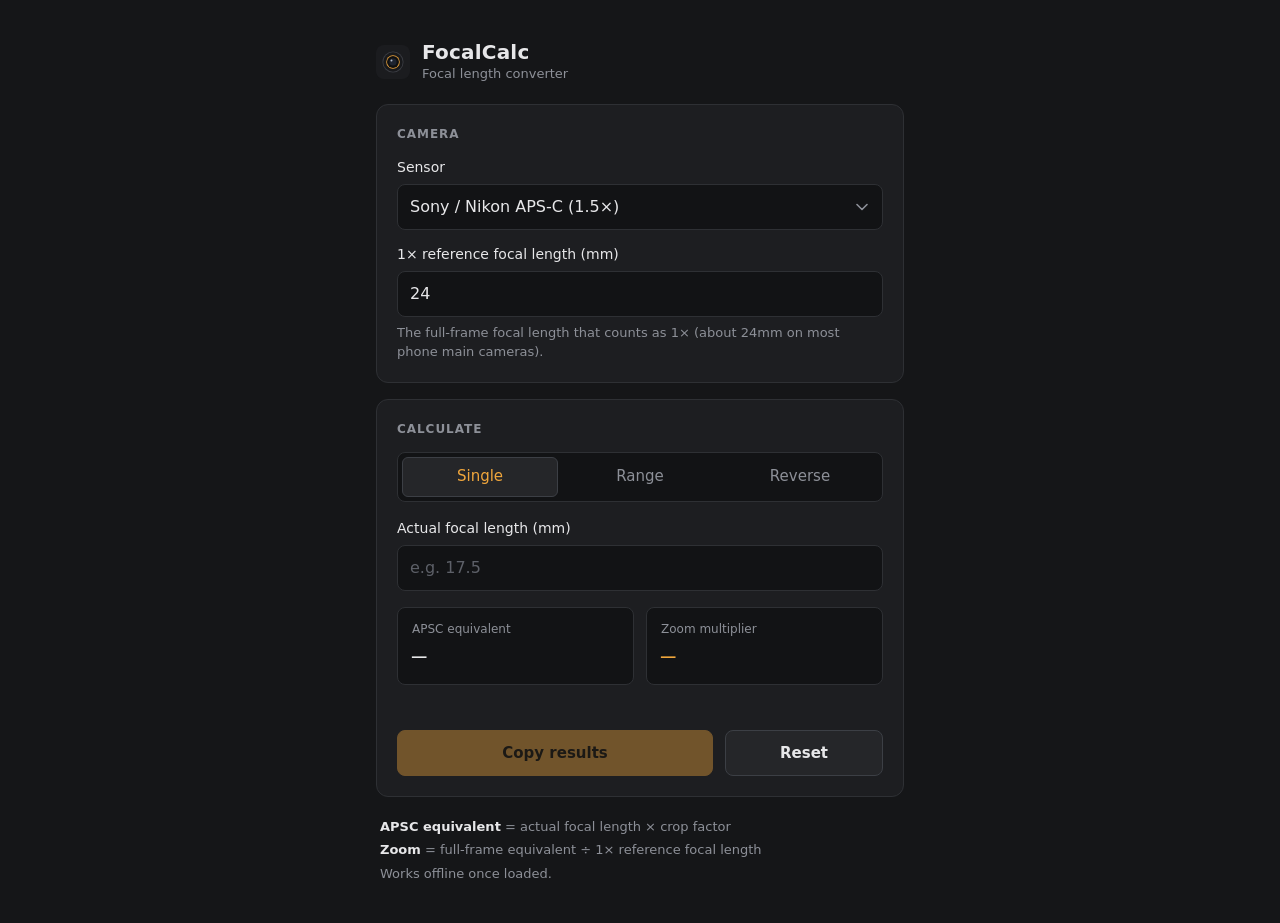
<file: index.html>
<!doctype html>
<html lang="en">
<head>
  <meta charset="utf-8">
  <meta name="viewport" content="width=device-width, initial-scale=1, viewport-fit=cover">
  <title>FocalCalc — Focal length converter</title>
  <meta name="description" content="Convert camera focal lengths to full-frame equivalents and smartphone-style zoom multipliers.">
  <meta name="theme-color" content="#151618">

  <!-- PWA -->
  <link rel="manifest" href="manifest.json">
  <link rel="icon" href="assets/icon.svg" type="image/svg+xml">
  <link rel="apple-touch-icon" href="assets/apple-touch-icon.png">

  <link rel="stylesheet" href="style.css">
</head>
<body>
  <div class="app">

    <!-- ============ Header ============ -->
    <header class="app-header">
      <div class="brand">
        <img src="assets/icon.svg" width="34" height="34" alt="">
        <div>
          <h1>FocalCalc</h1>
          <p>Focal length converter</p>
        </div>
      </div>
      <!-- Shown by script.js only when the browser offers an install prompt -->
      <button id="install-btn" class="btn btn-ghost" type="button" hidden>Install</button>
    </header>

    <main>

      <!-- ============ Camera settings ============ -->
      <section class="card" aria-labelledby="camera-heading">
        <h2 id="camera-heading" class="card-title">Camera</h2>

        <div class="field">
          <label for="sensor">Sensor</label>
          <!-- Options are filled in by script.js from the PRESETS list -->
          <select id="sensor"></select>
        </div>

        <div class="field" id="custom-crop-field" hidden>
          <label for="custom-crop">Custom crop factor</label>
          <input id="custom-crop" type="text" inputmode="decimal" autocomplete="off"
                 placeholder="e.g. 1.3" aria-describedby="custom-crop-error">
          <p class="field-error" id="custom-crop-error"></p>
        </div>

        <div class="field">
          <label for="reference">1× reference focal length (mm)</label>
          <input id="reference" type="text" inputmode="decimal" autocomplete="off"
                 placeholder="24" aria-describedby="reference-hint reference-error">
          <p class="hint" id="reference-hint">The full-frame focal length that counts as 1× (about 24mm on most phone main cameras).</p>
          <p class="field-error" id="reference-error"></p>
        </div>
      </section>

      <!-- ============ Calculator ============ -->
      <section class="card" aria-labelledby="calc-heading">
        <h2 id="calc-heading" class="card-title">Calculate</h2>

        <div class="tabs" role="tablist" aria-label="Calculation mode">
          <button class="tab" role="tab" type="button" id="tab-single" data-mode="single"
                  aria-controls="panel-single" aria-selected="true">Single</button>
          <button class="tab" role="tab" type="button" id="tab-range" data-mode="range"
                  aria-controls="panel-range" aria-selected="false" tabindex="-1">Range</button>
          <button class="tab" role="tab" type="button" id="tab-reverse" data-mode="reverse"
                  aria-controls="panel-reverse" aria-selected="false" tabindex="-1">Reverse</button>
        </div>

        <!-- ---- Single focal length ---- -->
        <div role="tabpanel" id="panel-single" aria-labelledby="tab-single">
          <div class="field">
            <label for="single-focal">Actual focal length (mm)</label>
            <input id="single-focal" type="text" inputmode="decimal" autocomplete="off"
                   placeholder="e.g. 17.5" aria-describedby="single-focal-error">
            <p class="field-error" id="single-focal-error"></p>
          </div>
          <div class="results">
            <div class="result">
              <span class="result-label">APSC equivalent</span>
              <span class="result-value" id="single-ff">—</span>
            </div>
            <div class="result">
              <span class="result-label">Zoom multiplier</span>
              <span class="result-value accent" id="single-zoom">—</span>
            </div>
          </div>
          <p class="working" id="single-working"></p>
        </div>

        <!-- ---- Focal length range ---- -->
        <div role="tabpanel" id="panel-range" aria-labelledby="tab-range" hidden>
          <div class="field-row">
            <div class="field">
              <label for="range-min">Shortest (mm)</label>
              <input id="range-min" type="text" inputmode="decimal" autocomplete="off"
                     placeholder="16" aria-describedby="range-min-error">
              <p class="field-error" id="range-min-error"></p>
            </div>
            <div class="field">
              <label for="range-max">Longest (mm)</label>
              <input id="range-max" type="text" inputmode="decimal" autocomplete="off"
                     placeholder="50" aria-describedby="range-max-error">
              <p class="field-error" id="range-max-error"></p>
            </div>
          </div>
          <div class="results">
            <div class="result">
              <span class="result-label">APSC equivalent</span>
              <span class="result-value" id="range-ff">—</span>
            </div>
            <div class="result">
              <span class="result-label">Zoom range</span>
              <span class="result-value accent" id="range-zoom">—</span>
            </div>
          </div>
          <p class="working" id="range-working"></p>
        </div>

        <!-- ---- Reverse: zoom multiplier → focal length ---- -->
        <div role="tabpanel" id="panel-reverse" aria-labelledby="tab-reverse" hidden>
          <div class="field">
            <label for="rev-zoom">Desired zoom multiplier (×)</label>
            <input id="rev-zoom" type="text" inputmode="decimal" autocomplete="off"
                   placeholder="e.g. 3" aria-describedby="rev-zoom-error">
            <p class="field-error" id="rev-zoom-error"></p>
            <div class="chips" aria-label="Common zoom multipliers">
              <button class="chip" type="button" data-zoom="0.5">0.5×</button>
              <button class="chip" type="button" data-zoom="1">1×</button>
              <button class="chip" type="button" data-zoom="2">2×</button>
              <button class="chip" type="button" data-zoom="3">3×</button>
              <button class="chip" type="button" data-zoom="5">5×</button>
              <button class="chip" type="button" data-zoom="10">10×</button>
            </div>
          </div>
          <div class="results">
            <div class="result">
              <span class="result-label">APSC equivalent</span>
              <span class="result-value" id="rev-ff">—</span>
            </div>
            <div class="result">
              <span class="result-label">Actual focal length needed</span>
              <span class="result-value accent" id="rev-actual">—</span>
            </div>
          </div>
          <p class="working" id="rev-working"></p>
        </div>

        <!-- ---- Actions ---- -->
        <div class="actions">
          <button id="copy-btn" class="btn btn-primary" type="button" disabled>Copy results</button>
          <button id="reset-btn" class="btn" type="button">Reset</button>
        </div>
        <!-- Screen-reader announcements ("Copied", "Reset") -->
        <p id="status" class="sr-only" role="status" aria-live="polite"></p>
      </section>

    </main>

    <footer class="app-footer">
      <p><strong>APSC equivalent</strong> = actual focal length × crop factor</p>
      <p><strong>Zoom</strong> = full-frame equivalent ÷ 1× reference focal length</p>
      <p>Works offline once loaded.</p>
    </footer>
  </div>

  <script src="script.js"></script>
</body>
</html>
</file>
<file: style.css>
/* ==========================================================================
   FocalCalc — style.css
   Dark, charcoal, photography-software look. Mobile-first.
   ========================================================================== */

/* ---------- Design tokens ---------- */
:root {
  --bg:            #151618;   /* page background */
  --panel:         #1d1e21;   /* cards */
  --panel-2:       #252629;   /* raised elements, selected tab */
  --input-bg:      #121315;
  --border:        #2e3034;
  --border-strong: #3c3f45;
  --text:          #e7e7e9;
  --muted:         #8d9098;
  --accent:        #f0a63c;   /* amber, like a camera's active-setting highlight */
  --accent-ink:    #1a1204;   /* text on top of the accent colour */
  --danger:        #ff7a6e;

  --radius:        12px;
  --radius-sm:     8px;

  --sans: system-ui, -apple-system, "Segoe UI", Roboto, "Helvetica Neue", sans-serif;
  --mono: ui-monospace, "SF Mono", "Cascadia Mono", Consolas, Menlo, monospace;

  color-scheme: dark;
}

/* ---------- Base ---------- */
*, *::before, *::after { box-sizing: border-box; }

/* Make the HTML `hidden` attribute always win over other display rules */
[hidden] { display: none !important; }

html { -webkit-text-size-adjust: 100%; }

body {
  margin: 0;
  min-height: 100vh;
  background: var(--bg);
  color: var(--text);
  font: 16px/1.5 var(--sans);
  /* Keep content clear of notches and rounded corners in standalone mode */
  padding: env(safe-area-inset-top) env(safe-area-inset-right)
           env(safe-area-inset-bottom) env(safe-area-inset-left);
}

.app {
  max-width: 560px;
  margin: 0 auto;
  padding: 16px 16px 40px;
}

h1, h2, p { margin: 0; }

/* Visually hidden, still read by screen readers */
.sr-only {
  position: absolute;
  width: 1px; height: 1px;
  margin: -1px; padding: 0;
  overflow: hidden;
  clip: rect(0 0 0 0);
  white-space: nowrap;
  border: 0;
}

/* ---------- Header ---------- */
.app-header {
  display: flex;
  align-items: center;
  justify-content: space-between;
  gap: 12px;
  padding: 8px 0 20px;
}

.brand { display: flex; align-items: center; gap: 12px; }
.brand img { border-radius: 8px; display: block; }
.brand h1 { font-size: 1.25rem; font-weight: 650; letter-spacing: 0.01em; line-height: 1.2; }
.brand p  { font-size: 0.8125rem; color: var(--muted); }

/* ---------- Cards ---------- */
.card {
  background: var(--panel);
  border: 1px solid var(--border);
  border-radius: var(--radius);
  padding: 16px;
  margin-bottom: 16px;
}

.card-title {
  font-size: 0.75rem;
  font-weight: 600;
  text-transform: uppercase;
  letter-spacing: 0.08em;
  color: var(--muted);
  margin-bottom: 14px;
}

/* ---------- Form fields ---------- */
.field { margin-bottom: 14px; }
.field:last-child { margin-bottom: 0; }

.field-row {
  display: grid;
  grid-template-columns: 1fr 1fr;
  gap: 12px;
}

label {
  display: block;
  font-size: 0.875rem;
  color: var(--text);
  margin-bottom: 6px;
}

input, select {
  width: 100%;
  height: 46px;                /* comfortable touch target */
  padding: 0 12px;
  font: inherit;
  font-size: 16px;             /* 16px stops iOS from zooming on focus */
  color: var(--text);
  background: var(--input-bg);
  border: 1px solid var(--border);
  border-radius: var(--radius-sm);
  transition: border-color 120ms ease;
}

input::placeholder { color: #5d6068; }

input:hover, select:hover { border-color: var(--border-strong); }

input:focus-visible, select:focus-visible,
.btn:focus-visible, .tab:focus-visible, .chip:focus-visible {
  outline: 2px solid var(--accent);
  outline-offset: 1px;
}

/* Native select with a custom chevron */
select {
  appearance: none;
  -webkit-appearance: none;
  padding-right: 36px;
  background-image: url("data:image/svg+xml,%3Csvg xmlns='http://www.w3.org/2000/svg' width='12' height='8' viewBox='0 0 12 8'%3E%3Cpath d='M1 1.5l5 5 5-5' fill='none' stroke='%238d9098' stroke-width='1.6' stroke-linecap='round' stroke-linejoin='round'/%3E%3C/svg%3E");
  background-repeat: no-repeat;
  background-position: right 14px center;
}

input.invalid { border-color: var(--danger); }

.hint {
  margin-top: 6px;
  font-size: 0.8125rem;
  color: var(--muted);
}

/* Empty when there is no error, so it takes no space */
.field-error {
  font-size: 0.8125rem;
  color: var(--danger);
  margin-top: 6px;
}
.field-error:empty { display: none; }

/* ---------- Tabs (segmented control) ---------- */
.tabs {
  display: grid;
  grid-template-columns: repeat(3, 1fr);
  gap: 4px;
  padding: 4px;
  margin-bottom: 16px;
  background: var(--input-bg);
  border: 1px solid var(--border);
  border-radius: var(--radius-sm);
}

.tab {
  height: 40px;
  font: inherit;
  font-size: 0.9375rem;
  color: var(--muted);
  background: transparent;
  border: 1px solid transparent;
  border-radius: 6px;
  cursor: pointer;
  transition: color 120ms ease, background-color 120ms ease;
}

.tab:hover { color: var(--text); }

.tab[aria-selected="true"] {
  color: var(--accent);
  background: var(--panel-2);
  border-color: var(--border-strong);
}

/* ---------- Results ---------- */
.results {
  display: grid;
  grid-template-columns: repeat(auto-fit, minmax(190px, 1fr));
  gap: 12px;
  margin-top: 16px;
}

.result {
  display: flex;
  flex-direction: column;
  gap: 4px;
  padding: 12px 14px;
  background: var(--input-bg);
  border: 1px solid var(--border);
  border-radius: var(--radius-sm);
  min-width: 0;
}

.result-label {
  font-size: 0.75rem;
  color: var(--muted);
}

.result-value {
  font-family: var(--mono);
  font-size: 1.5rem;
  line-height: 1.25;
  font-variant-numeric: tabular-nums;
  overflow-wrap: anywhere;
}

.result-value.accent { color: var(--accent); }

/* Shows the arithmetic so results can be checked at a glance */
.working {
  margin-top: 10px;
  min-height: 1.4em;
  font-family: var(--mono);
  font-size: 0.78rem;
  color: var(--muted);
  overflow-wrap: anywhere;
}

/* ---------- Quick-pick chips ---------- */
.chips { display: flex; flex-wrap: wrap; gap: 8px; margin-top: 10px; }

.chip {
  height: 36px;
  padding: 0 14px;
  font: inherit;
  font-size: 0.875rem;
  color: var(--text);
  background: var(--panel-2);
  border: 1px solid var(--border);
  border-radius: 999px;
  cursor: pointer;
  transition: border-color 120ms ease;
}
.chip:hover { border-color: var(--border-strong); }

/* ---------- Buttons ---------- */
.actions {
  display: grid;
  grid-template-columns: 2fr 1fr;
  gap: 12px;
  margin-top: 18px;
}

.btn {
  height: 46px;
  padding: 0 18px;
  font: inherit;
  font-size: 0.9375rem;
  font-weight: 550;
  color: var(--text);
  background: var(--panel-2);
  border: 1px solid var(--border-strong);
  border-radius: var(--radius-sm);
  cursor: pointer;
  transition: border-color 120ms ease, background-color 120ms ease;
}
.btn:hover:not(:disabled) { border-color: #565a62; }

.btn-primary {
  color: var(--accent-ink);
  background: var(--accent);
  border-color: var(--accent);
}
.btn-primary:hover:not(:disabled) { border-color: #ffc46b; background: #f4b252; }

.btn-ghost { height: 38px; background: transparent; font-size: 0.875rem; }

.btn:disabled { opacity: 0.4; cursor: not-allowed; }

/* ---------- Footer ---------- */
.app-footer {
  padding: 4px 4px 0;
  font-size: 0.8125rem;
  color: var(--muted);
}
.app-footer p + p { margin-top: 4px; }
.app-footer strong { color: var(--text); font-weight: 600; }

/* ---------- Larger screens ---------- */
@media (min-width: 600px) {
  .app { padding-top: 32px; }
  .card { padding: 20px; }
}

/* ---------- Respect reduced-motion preferences ---------- */
@media (prefers-reduced-motion: reduce) {
  * { transition: none !important; }
}
</file>
